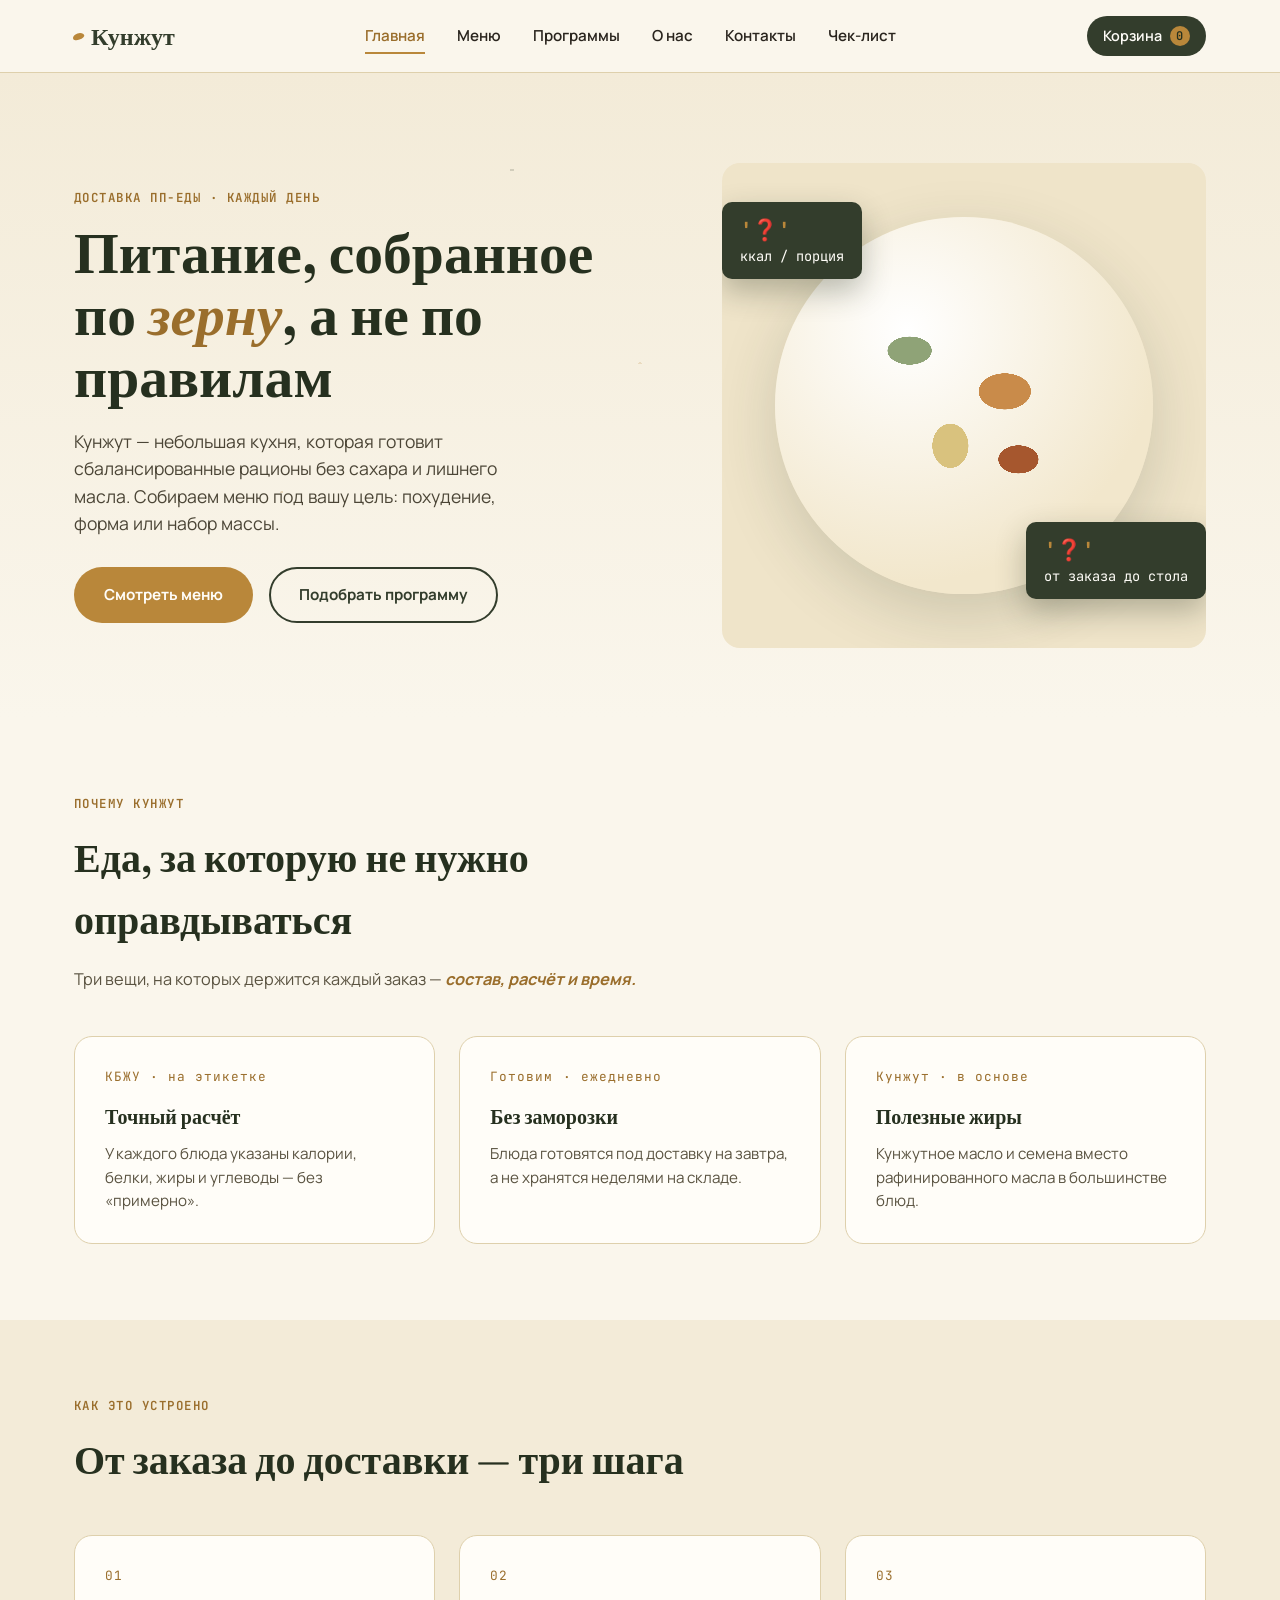
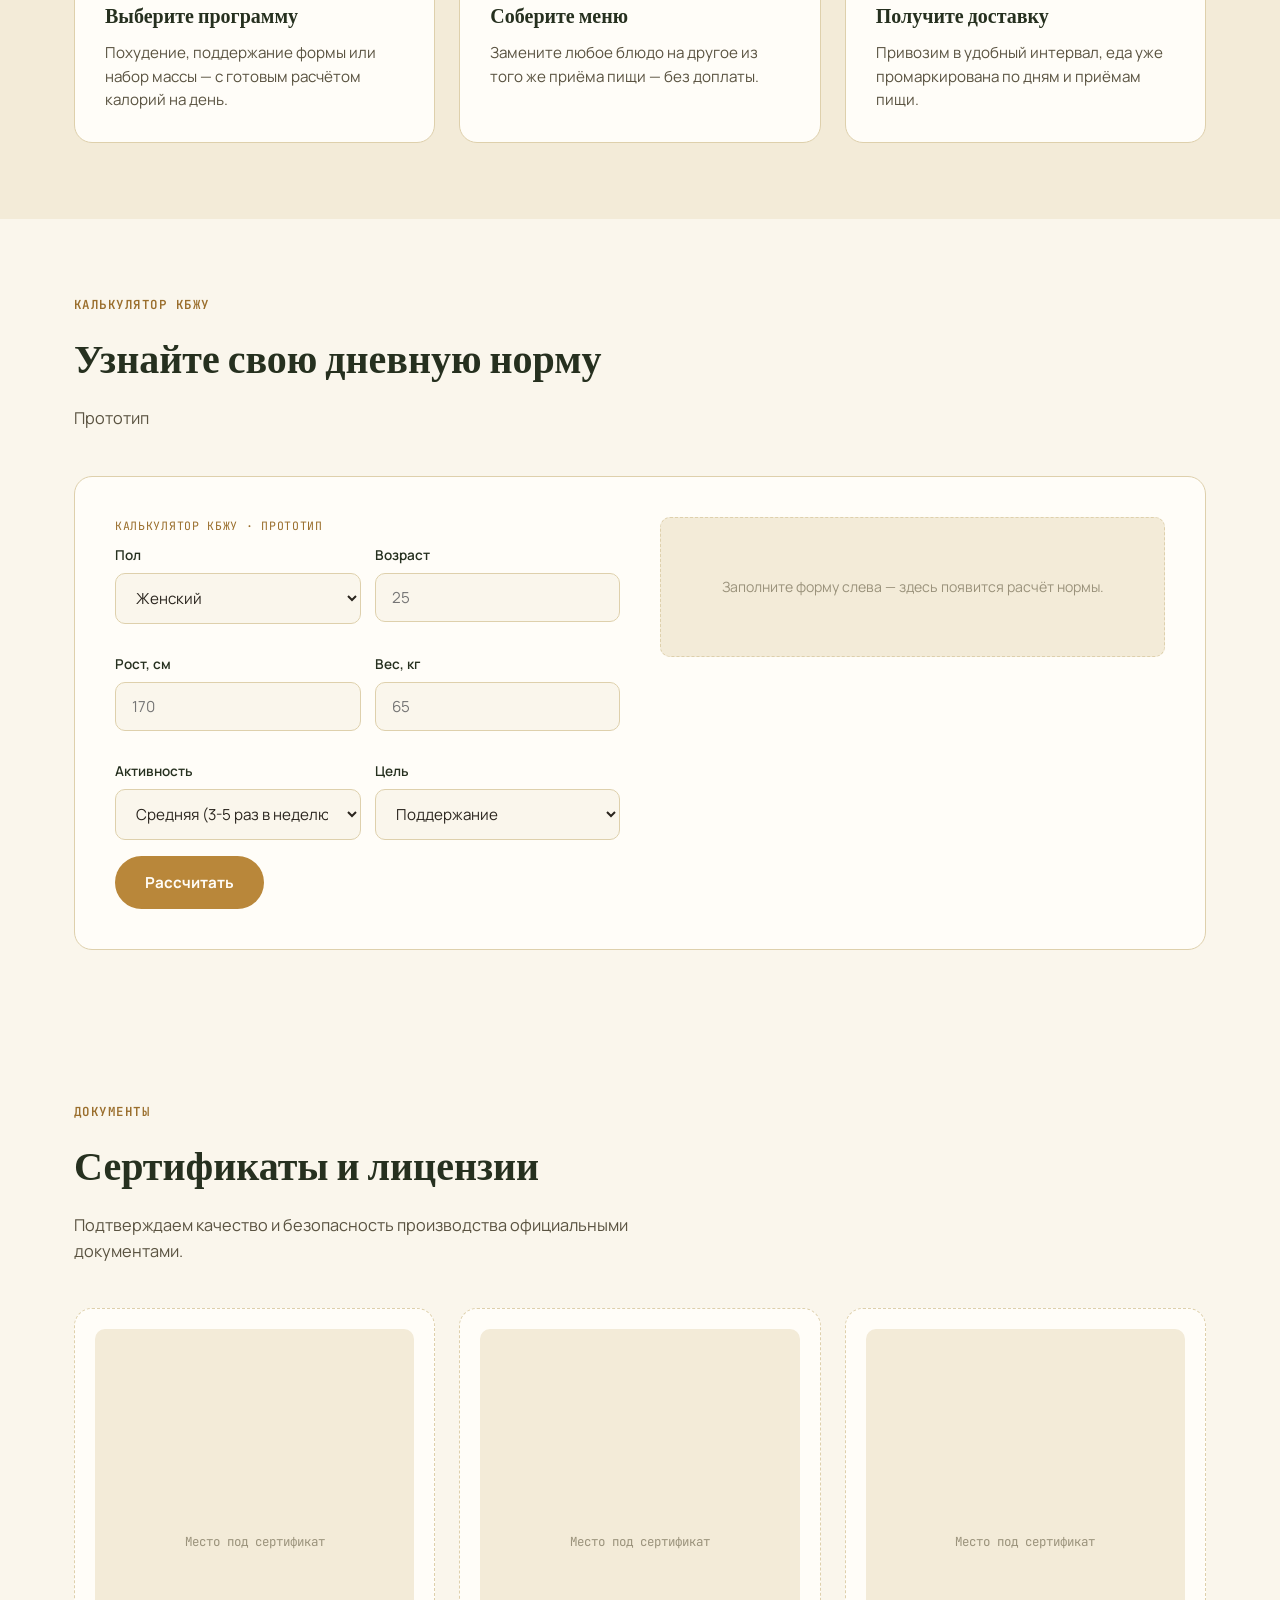
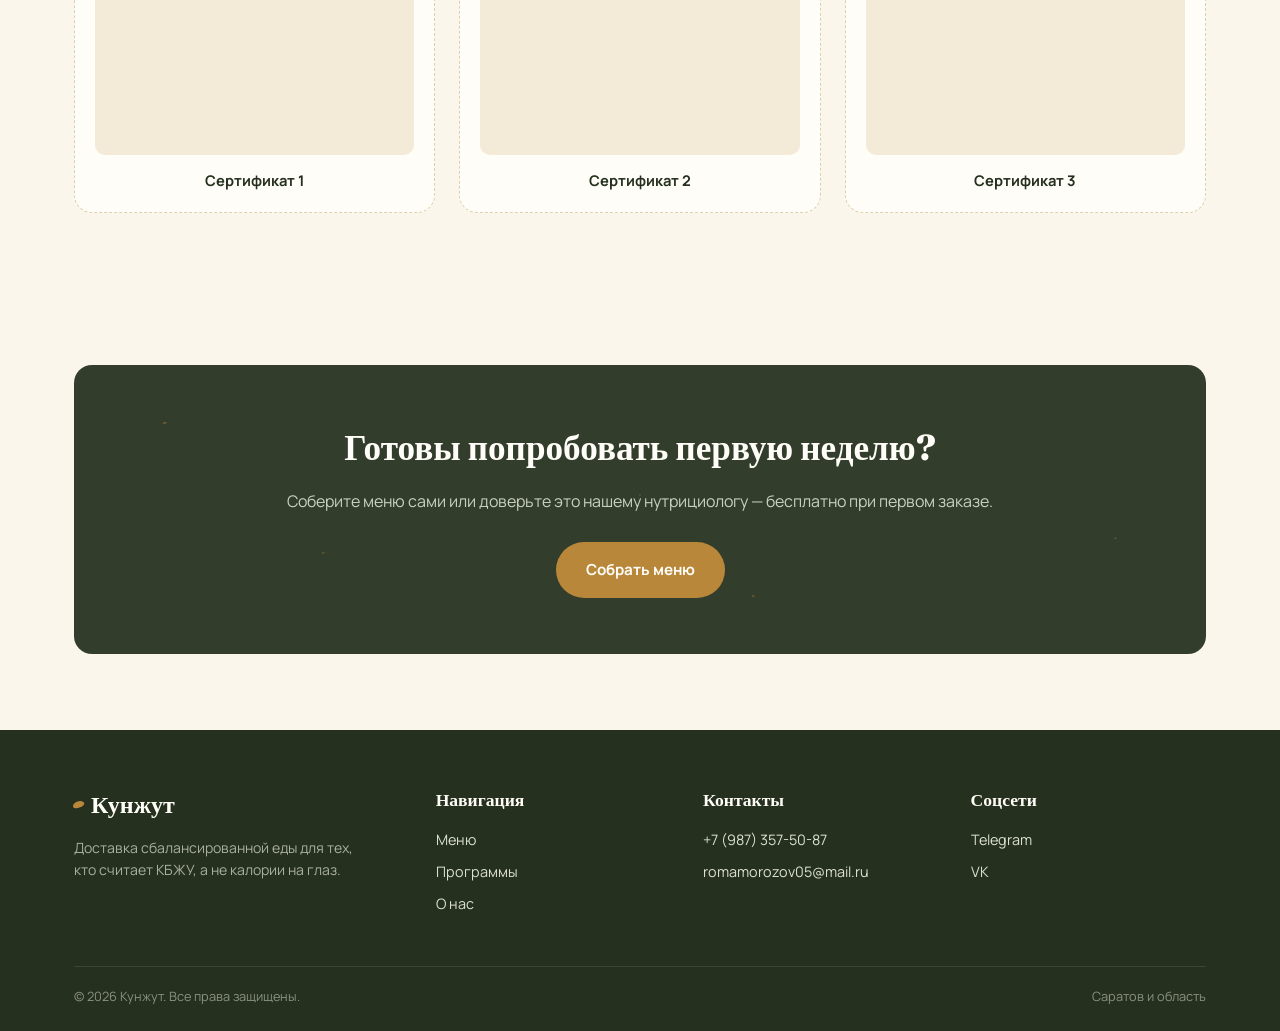
<file: index.html>
<!DOCTYPE html>
<html lang="ru">
<head>
<meta charset="UTF-8">
<title>Кунжут — доставка пп-еды</title>
<link rel="stylesheet" href="style.css">
</head>
<body>

<header class="site-header">
  <div class="header-inner">
    <a href="index.html" class="logo"><span class="seed"></span> Кунжут</a>
    <nav class="main-nav">
      <a href="index.html" class="active">Главная</a>
      <a href="menu.html">Меню</a>
      <a href="programs.html">Программы</a>
      <a href="about.html">О нас</a>
      <a href="contacts.html">Контакты</a>
      <a href="checklist.html">Чек-лист</a>
    </nav>
    <div class="header-actions">
      <a href="menu.html" class="cart-pill">Корзина <span class="count cart-count">0</span></a>
      <button class="burger" aria-label="Меню"></button>
    </div>
  </div>
</header>

<section class="hero">
  <div class="seed-scatter"></div>
  <div class="container hero-inner">
    <div>
      <span class="eyebrow">Доставка пп-еды · Каждый день</span>
      <h1>Питание, собранное<br>по <em>зерну</em>, а не по правилам</h1>
      <p class="lead">Кунжут — небольшая кухня, которая готовит сбалансированные рационы без сахара и лишнего масла. Собираем меню под вашу цель: похудение, форма или набор массы.</p>
      <div class="hero-cta">
        <a href="menu.html" class="btn btn-primary">Смотреть меню</a>
        <a href="programs.html" class="btn btn-outline">Подобрать программу</a>
      </div>
    </div>
    <div class="hero-visual">
      <div class="plate"></div>
      <div class="stat-badge top"><b>'❓'</b>ккал / порция</div>
      <div class="stat-badge bottom"><b>'❓'</b>от заказа до стола</div>
    </div>
  </div>
</section>

<section>
  <div class="container">
    <div class="section-head">
      <span class="eyebrow">Почему Кунжут</span>
      <h2>Еда, за которую не нужно оправдываться</h2>
      <p>Три вещи, на которых держится каждый заказ — <em><b>состав, расчёт и время.</b></em></p>
    </div>
    <div class="grid-3">
      <div class="card">
        <span class="icon-num">КБЖУ · на этикетке</span>
        <h3>Точный расчёт</h3>
        <p>У каждого блюда указаны калории, белки, жиры и углеводы — без «примерно».</p>
      </div>
      <div class="card">
        <span class="icon-num">Готовим · ежедневно</span>
        <h3>Без заморозки</h3>
        <p>Блюда готовятся под доставку на завтра, а не хранятся неделями на складе.</p>
      </div>
      <div class="card">
        <span class="icon-num">Кунжут · в основе</span>
        <h3>Полезные жиры</h3>
        <p>Кунжутное масло и семена вместо рафинированного масла в большинстве блюд.</p>
      </div>
    </div>
  </div>
</section>

<section class="section-alt">
  <div class="container">
    <div class="section-head">
      <span class="eyebrow">Как это устроено</span>
      <h2>От заказа до доставки — три шага</h2>
    </div>
    <div class="grid-3">
      <div class="card">
        <span class="icon-num">01</span>
        <h3>Выберите программу</h3>
        <p>Похудение, поддержание формы или набор массы — с готовым расчётом калорий на день.</p>
      </div>
      <div class="card">
        <span class="icon-num">02</span>
        <h3>Соберите меню</h3>
        <p>Замените любое блюдо на другое из того же приёма пищи — без доплаты.</p>
      </div>
      <div class="card">
        <span class="icon-num">03</span>
        <h3>Получите доставку</h3>
        <p>Привозим в удобный интервал, еда уже промаркирована по дням и приёмам пищи.</p>
      </div>
    </div>
  </div>
</section>

<section>
  <div class="container">
    <div class="section-head">
      <span class="eyebrow">Калькулятор КБЖУ</span>
      <h2>Узнайте свою дневную норму</h2>
      <p>Прототип</p>
    </div>
    <div class="calc-box">
      <form class="calc-form">
        <span class="calc-note">Калькулятор КБЖУ · прототип</span>
        <div class="form-grid">
          <div class="form-row">
            <label for="gender">Пол</label>
            <select id="gender" name="gender">
              <option value="female">Женский</option>
              <option value="male">Мужской</option>
            </select>
          </div>
          <div class="form-row">
            <label for="age">Возраст</label>
            <input type="number" id="age" name="age" placeholder="25" min="10" max="100">
          </div>
          <div class="form-row">
            <label for="height">Рост, см</label>
            <input type="number" id="height" name="height" placeholder="170" min="100" max="230">
          </div>
          <div class="form-row">
            <label for="weight">Вес, кг</label>
            <input type="number" id="weight" name="weight" placeholder="65" min="30" max="250">
          </div>
          <div class="form-row">
            <label for="activity">Активность</label>
            <select id="activity" name="activity">
              <option value="1.2">Минимальная</option>
              <option value="1.375">Лёгкая (1-3 раза в неделю)</option>
              <option value="1.55" selected>Средняя (3-5 раз в неделю)</option>
              <option value="1.725">Высокая (6-7 раз в неделю)</option>
              <option value="1.9">Очень высокая</option>
            </select>
          </div>
          <div class="form-row">
            <label for="goal">Цель</label>
            <select id="goal" name="goal">
              <option value="lose">Похудение</option>
              <option value="maintain" selected>Поддержание</option>
              <option value="gain">Набор массы</option>
            </select>
          </div>
        </div>
        <button type="submit" class="btn btn-primary">Рассчитать</button>
      </form>
      <div class="calc-result">
        <p class="calc-placeholder">Заполните форму слева — здесь появится расчёт нормы.</p>
      </div>
    </div>
  </div>
</section>

<section>
  <div class="container">
    <div class="section-head">
      <span class="eyebrow">Документы</span>
      <h2>Сертификаты и лицензии</h2>
      <p>Подтверждаем качество и безопасность производства официальными документами.</p>
    </div>
    <div class="cert-grid">
      <!-- Место под сертификат №1. Чтобы вставить картинку — добавь внутрь .cert-photo
           тег <img src="images/cert1.jpg" alt="Название сертификата"> вместо .placeholder-text -->
      <div class="cert-card">
        <div class="cert-photo"><span class="placeholder-text">Место под сертификат</span></div>
        <p class="cert-name">Сертификат 1</p>
      </div>
      <!-- Место под сертификат №2 -->
      <div class="cert-card">
        <div class="cert-photo"><span class="placeholder-text">Место под сертификат</span></div>
        <p class="cert-name">Сертификат 2</p>
      </div>
      <!-- Место под сертификат №3 -->
      <div class="cert-card">
        <div class="cert-photo"><span class="placeholder-text">Место под сертификат</span></div>
        <p class="cert-name">Сертификат 3</p>
      </div>
    </div>
  </div>
</section>

<section>
  <div class="container">
    <div class="cta-band">
      <div class="seed-scatter"></div>
      <h2>Готовы попробовать первую неделю?</h2>
      <p>Соберите меню сами или доверьте это нашему нутрициологу — бесплатно при первом заказе.</p>
      <a href="menu.html" class="btn btn-primary">Собрать меню</a>
    </div>
  </div>
</section>

<footer class="site-footer">
  <div class="container">
    <div class="footer-grid">
      <div>
        <a href="index.html" class="logo"><span class="seed"></span> Кунжут</a>
        <p>Доставка сбалансированной еды для тех, кто считает КБЖУ, а не калории на глаз.</p>
      </div>
      <div>
        <h4>Навигация</h4>
        <ul>
          <li><a href="menu.html">Меню</a></li>
          <li><a href="programs.html">Программы</a></li>
          <li><a href="about.html">О нас</a></li>
        </ul>
      </div>
      <div>
        <h4>Контакты</h4>
        <ul>
          <li><a href="tel:+79873575087">+7 (987) 357-50-87</a></li>
          <li><a href="mailto:romamorozov05@mail.ru">romamorozov05@mail.ru</a></li>
        </ul>
      </div>
      <div>
        <h4>Соцсети</h4>
        <ul>
          <li><a href="#">Telegram</a></li>
          <li><a href="#">VK</a></li>
        </ul>
      </div>
    </div>
    <div class="footer-bottom">
      <span>© 2026 Кунжут. Все права защищены.</span>
      <span>Саратов и область</span>
    </div>
  </div>
</footer>

<script src="script.js"></script>
</body>
</html>
</file>
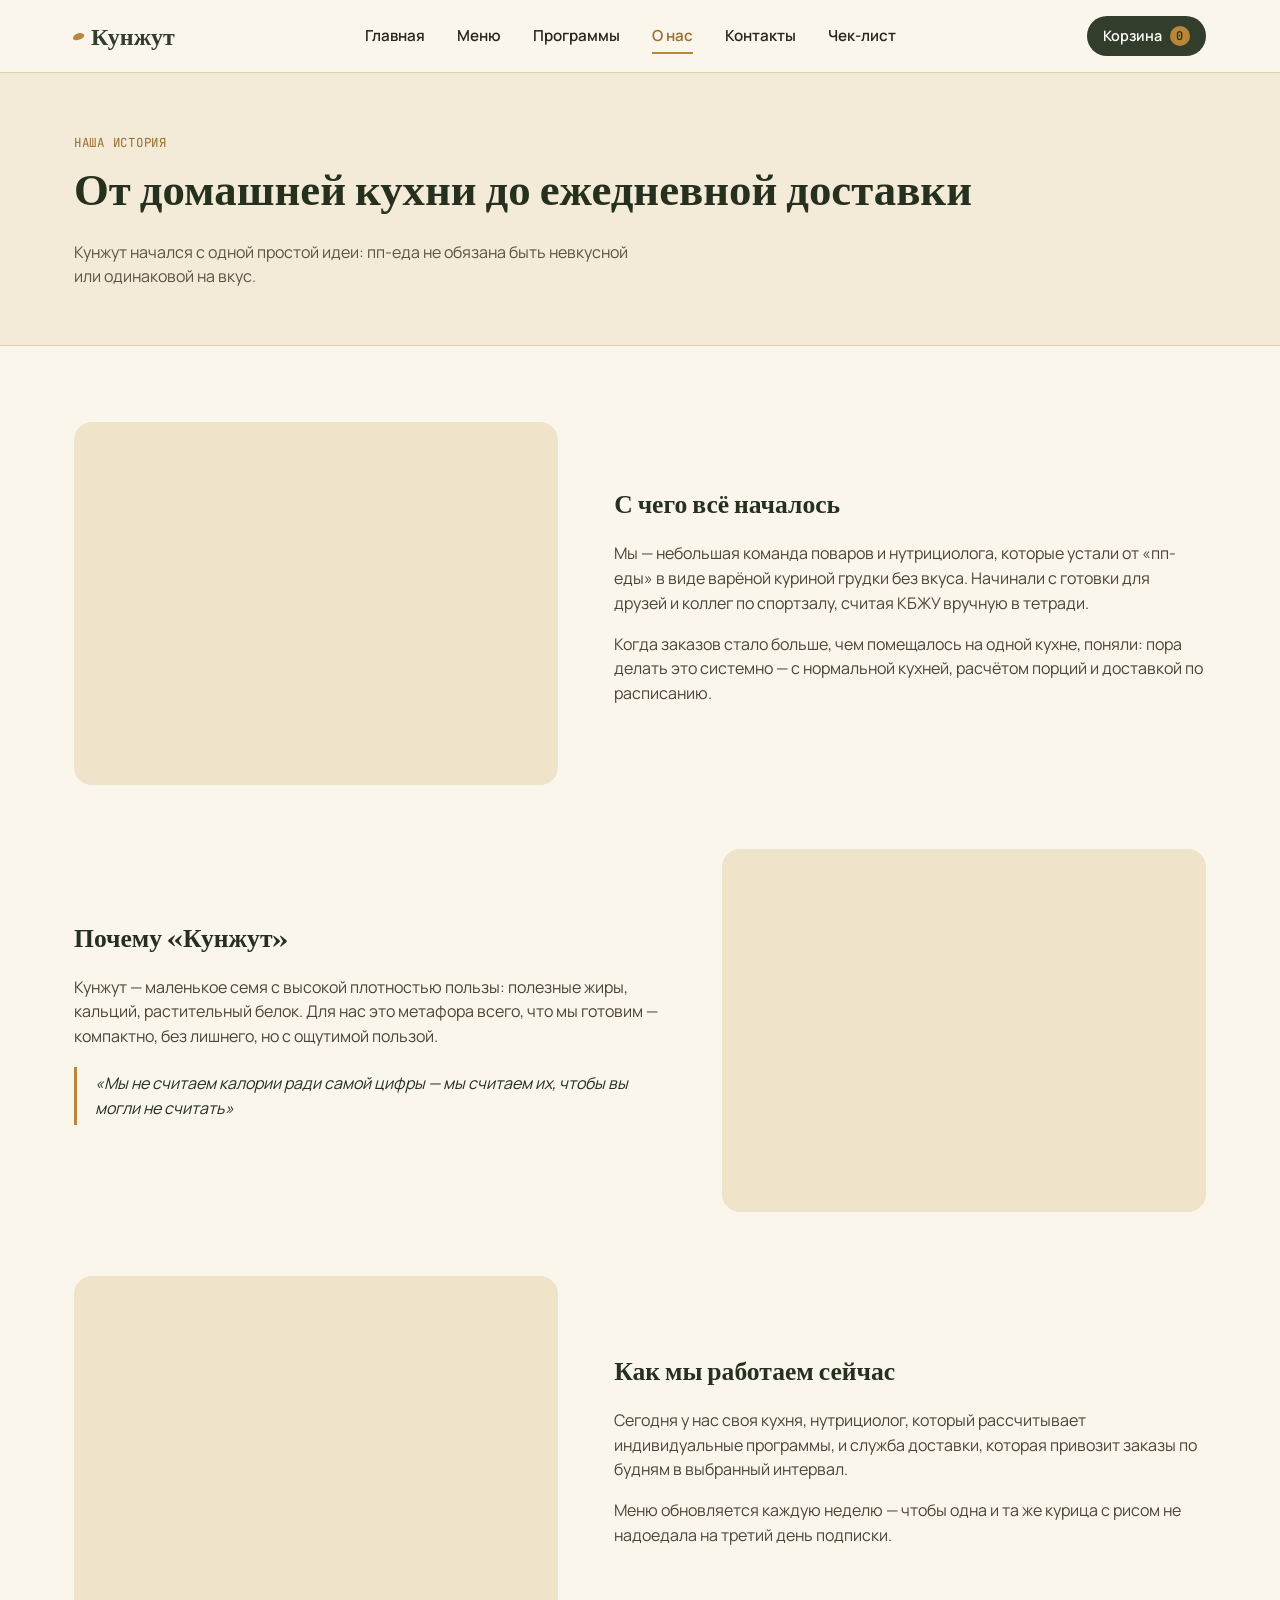
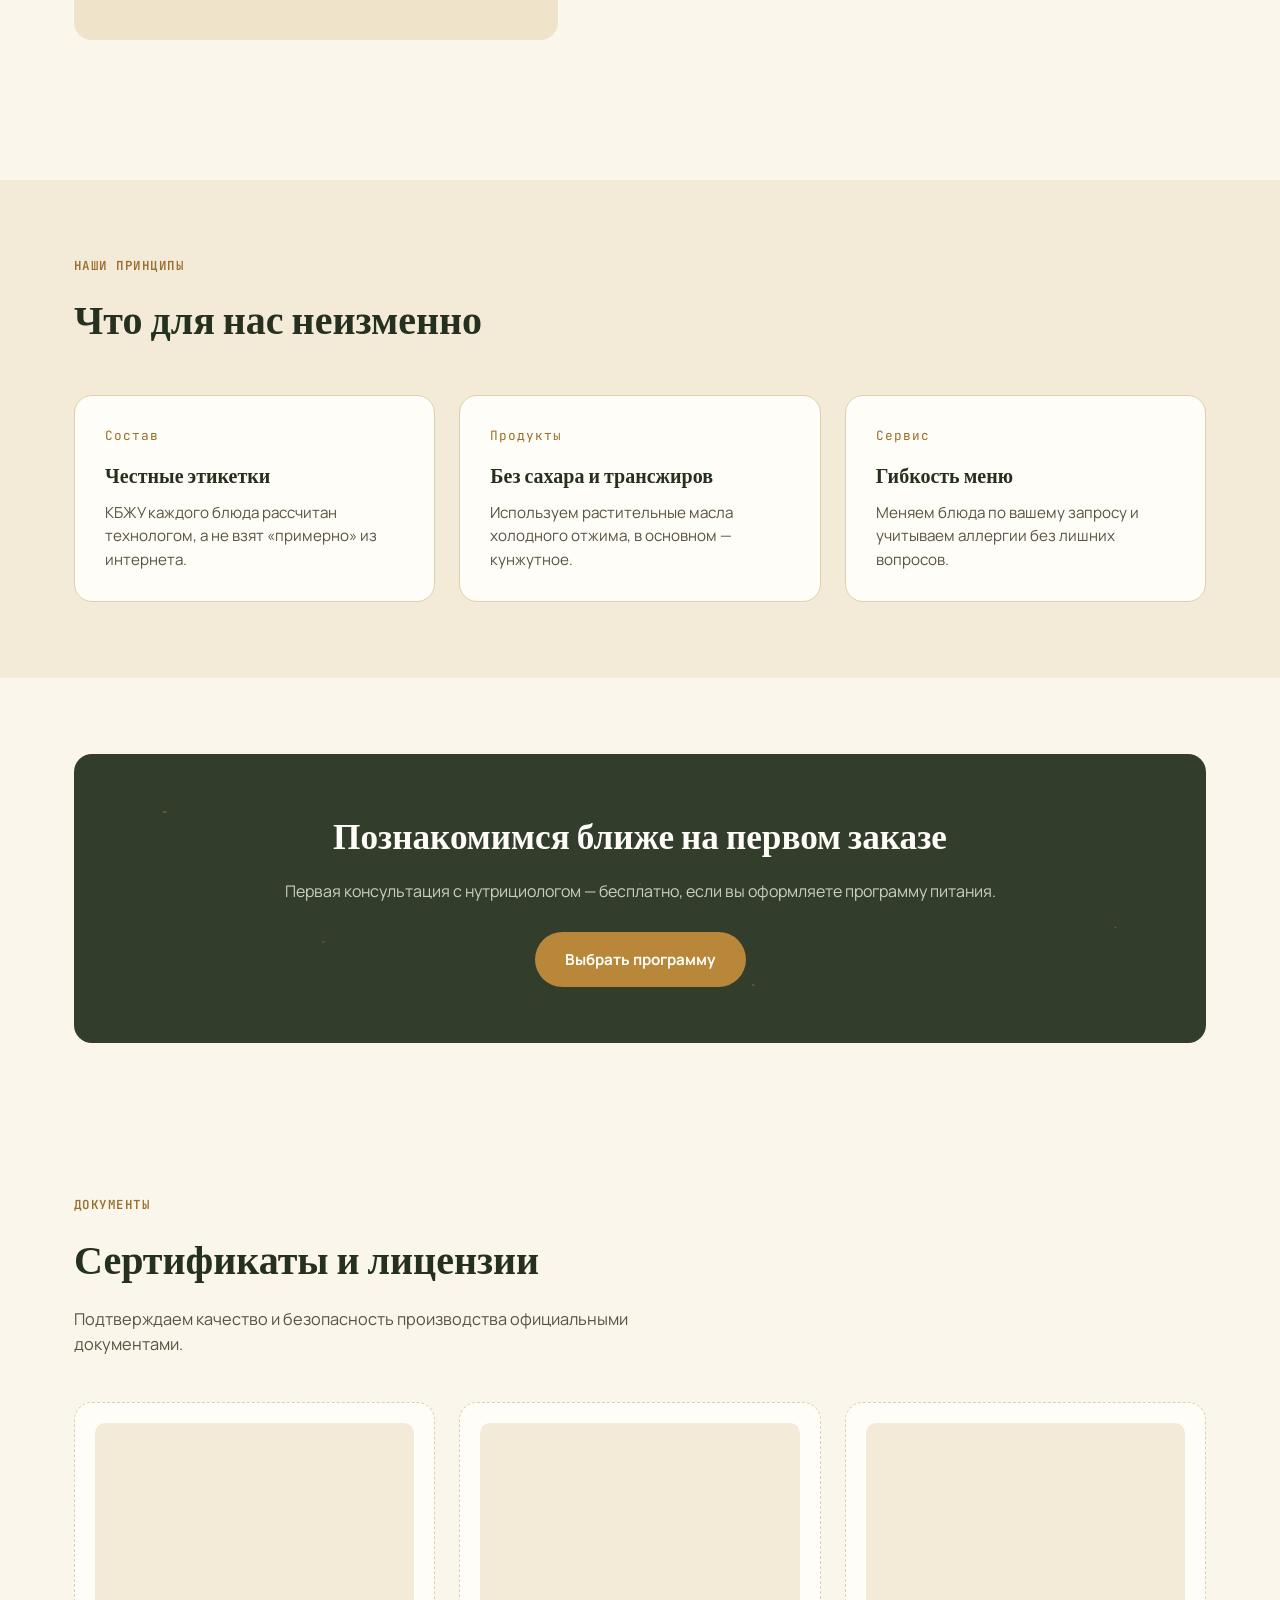
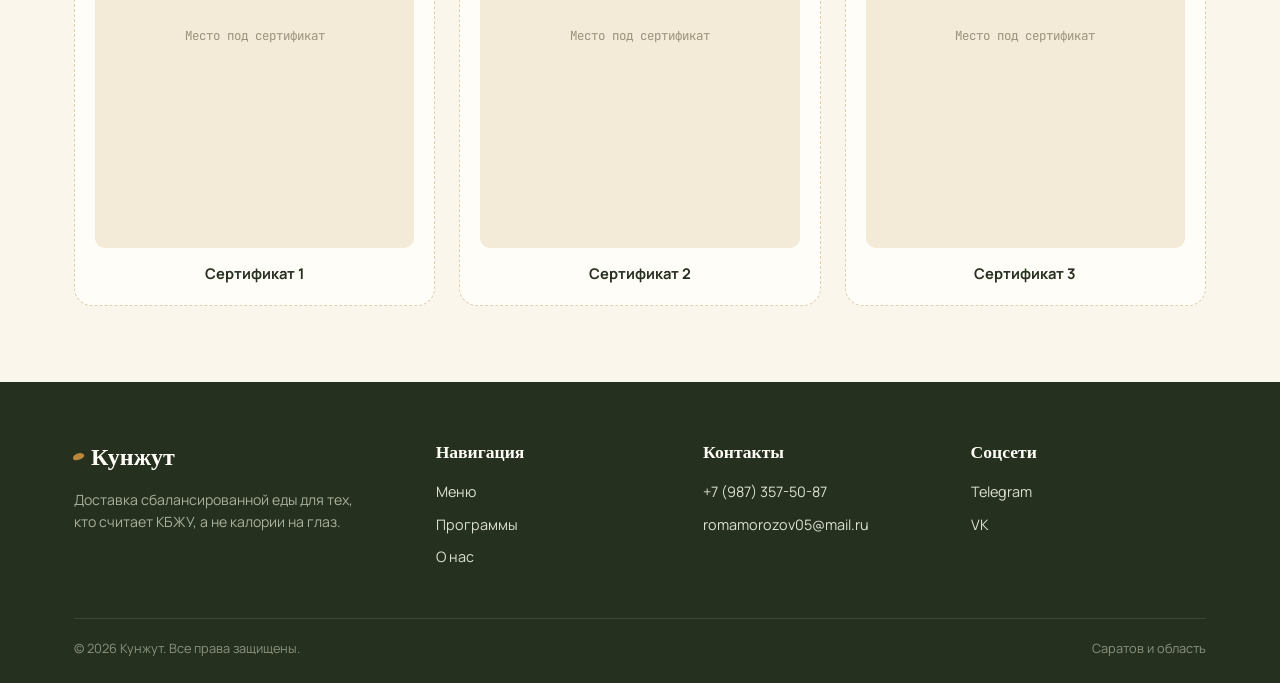
<file: about.html>
<!DOCTYPE html>
<html lang="ru">
<head>
<meta charset="UTF-8">
<title>О нас — Кунжут</title>
<link rel="stylesheet" href="style.css">
</head>
<body>

<header class="site-header">
  <div class="header-inner">
    <a href="index.html" class="logo"><span class="seed"></span> Кунжут</a>
    <nav class="main-nav">
      <a href="index.html">Главная</a>
      <a href="menu.html">Меню</a>
      <a href="programs.html">Программы</a>
      <a href="about.html" class="active">О нас</a>
      <a href="contacts.html">Контакты</a>
      <a href="checklist.html">Чек-лист</a>
    </nav>
    <div class="header-actions">
      <a href="menu.html" class="cart-pill">Корзина <span class="count cart-count">0</span></a>
      <button class="burger" aria-label="Меню"></button>
    </div>
  </div>
</header>

<div class="page-hero">
  <div class="container">
    <span class="breadcrumb">Наша история</span>
    <h1>От домашней кухни до ежедневной доставки</h1>
    <p>Кунжут начался с одной простой идеи: пп-еда не обязана быть невкусной или одинаковой на вкус.</p>
  </div>
</div>

<section>
  <div class="container">

    <div class="story-row">
      <div class="story-img"></div>
      <div>
        <h3>С чего всё началось</h3>
        <p>Мы — небольшая команда поваров и нутрициолога, которые устали от «пп-еды» в виде варёной куриной грудки без вкуса. Начинали с готовки для друзей и коллег по спортзалу, считая КБЖУ вручную в тетради.</p>
        <p>Когда заказов стало больше, чем помещалось на одной кухне, поняли: пора делать это системно — с нормальной кухней, расчётом порций и доставкой по расписанию.</p>
      </div>
    </div>

    <div class="story-row reverse">
      <div class="story-img"></div>
      <div>
        <h3>Почему «Кунжут»</h3>
        <p>Кунжут — маленькое семя с высокой плотностью пользы: полезные жиры, кальций, растительный белок. Для нас это метафора всего, что мы готовим — компактно, без лишнего, но с ощутимой пользой.</p>
        <blockquote>«Мы не считаем калории ради самой цифры — мы считаем их, чтобы вы могли не считать»</blockquote>
      </div>
    </div>

    <div class="story-row">
      <div class="story-img"></div>
      <div>
        <h3>Как мы работаем сейчас</h3>
        <p>Сегодня у нас своя кухня, нутрициолог, который рассчитывает индивидуальные программы, и служба доставки, которая привозит заказы по будням в выбранный интервал.</p>
        <p>Меню обновляется каждую неделю — чтобы одна и та же курица с рисом не надоедала на третий день подписки.</p>
      </div>
    </div>

  </div>
</section>

<section class="section-alt">
  <div class="container">
    <div class="section-head">
      <span class="eyebrow">Наши принципы</span>
      <h2>Что для нас неизменно</h2>
    </div>
    <div class="grid-3">
      <div class="card">
        <span class="icon-num">Состав</span>
        <h3>Честные этикетки</h3>
        <p>КБЖУ каждого блюда рассчитан технологом, а не взят «примерно» из интернета.</p>
      </div>
      <div class="card">
        <span class="icon-num">Продукты</span>
        <h3>Без сахара и трансжиров</h3>
        <p>Используем растительные масла холодного отжима, в основном — кунжутное.</p>
      </div>
      <div class="card">
        <span class="icon-num">Сервис</span>
        <h3>Гибкость меню</h3>
        <p>Меняем блюда по вашему запросу и учитываем аллергии без лишних вопросов.</p>
      </div>
    </div>
  </div>
</section>

<section>
  <div class="container">
    <div class="cta-band">
      <div class="seed-scatter"></div>
      <h2>Познакомимся ближе на первом заказе</h2>
      <p>Первая консультация с нутрициологом — бесплатно, если вы оформляете программу питания.</p>
      <a href="programs.html" class="btn btn-primary">Выбрать программу</a>
    </div>
  </div>
</section>

<section>
  <div class="container">
    <div class="section-head">
      <span class="eyebrow">Документы</span>
      <h2>Сертификаты и лицензии</h2>
      <p>Подтверждаем качество и безопасность производства официальными документами.</p>
    </div>
    <div class="cert-grid">
      <!-- Место под сертификат №1. Чтобы вставить картинку — добавь внутрь .cert-photo
           тег <img src="images/cert1.jpg" alt="Название сертификата"> вместо .placeholder-text -->
      <div class="cert-card">
        <div class="cert-photo"><span class="placeholder-text">Место под сертификат</span></div>
        <p class="cert-name">Сертификат 1</p>
      </div>
      <!-- Место под сертификат №2 -->
      <div class="cert-card">
        <div class="cert-photo"><span class="placeholder-text">Место под сертификат</span></div>
        <p class="cert-name">Сертификат 2</p>
      </div>
      <!-- Место под сертификат №3 -->
      <div class="cert-card">
        <div class="cert-photo"><span class="placeholder-text">Место под сертификат</span></div>
        <p class="cert-name">Сертификат 3</p>
      </div>
    </div>
  </div>
</section>

<footer class="site-footer">
  <div class="container">
    <div class="footer-grid">
      <div>
        <a href="index.html" class="logo"><span class="seed"></span> Кунжут</a>
        <p>Доставка сбалансированной еды для тех, кто считает КБЖУ, а не калории на глаз.</p>
      </div>
      <div>
        <h4>Навигация</h4>
        <ul>
          <li><a href="menu.html">Меню</a></li>
          <li><a href="programs.html">Программы</a></li>
          <li><a href="about.html">О нас</a></li>
        </ul>
      </div>
      <div>
        <h4>Контакты</h4>
        <ul>
          <li><a href="tel:+79873575087">+7 (987) 357-50-87</a></li>
          <li><a href="mailto:romamorozov05@mail.ru">romamorozov05@mail.ru</a></li>
        </ul>
      </div>
      <div>
        <h4>Соцсети</h4>
        <ul>
          <li><a href="#">Telegram</a></li>
          <li><a href="#">VK</a></li>
        </ul>
      </div>
    </div>
    <div class="footer-bottom">
      <span>© 2026 Кунжут. Все права защищены.</span>
      <span>Саратов и область</span>
    </div>
  </div>
</footer>

<script src="script.js"></script>
</body>
</html>
</file>
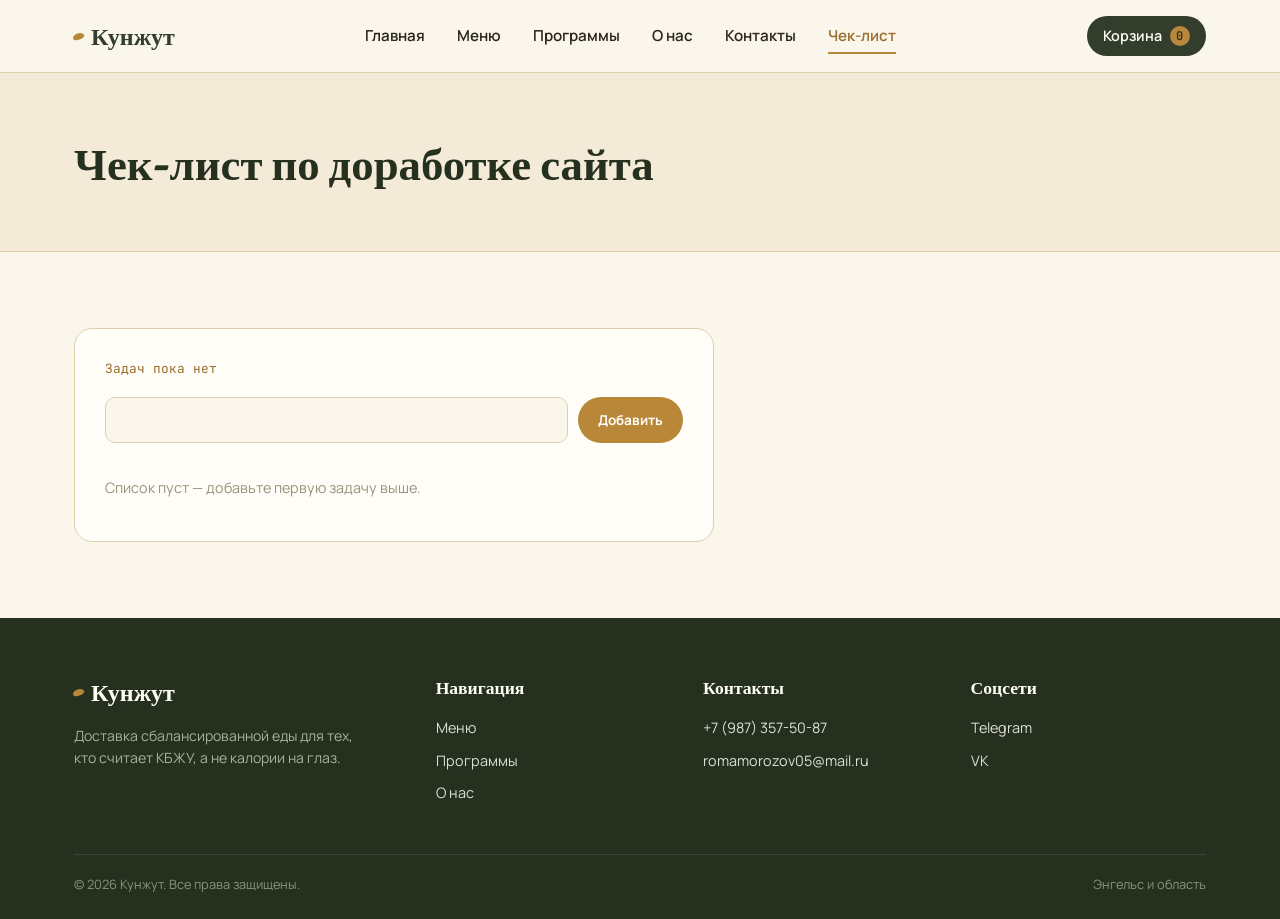
<file: checklist.html>
<!DOCTYPE html>
<html lang="ru">
<head>
<meta charset="UTF-8">
<meta name="viewport" content="width=device-width, initial-scale=1.0">
<title>Чек-лист — Кунжут</title>
<link rel="stylesheet" href="style.css">
</head>
<body>

<header class="site-header">
  <div class="header-inner">
    <a href="index.html" class="logo"><span class="seed"></span> Кунжут</a>
    <nav class="main-nav">
      <a href="index.html">Главная</a>
      <a href="menu.html">Меню</a>
      <a href="programs.html">Программы</a>
      <a href="about.html">О нас</a>
      <a href="contacts.html">Контакты</a>
      <a href="checklist.html" class="active">Чек-лист</a>
    </nav>
    <div class="header-actions">
      <a href="menu.html" class="cart-pill">Корзина <span class="count cart-count">0</span></a>
      <button class="burger" aria-label="Меню"></button>
    </div>
  </div>
</header>

<div class="page-hero">
  <div class="container">
    <h1>Чек-лист по доработке сайта</h1>
  </div>
</div>

<section>
  <div class="container">
    <div class="checklist-box">
      <div class="checklist-progress"></div>
      <form class="checklist-add">
        <input type="text" placeholder required>
        <button type="submit" class="btn btn-primary btn-sm">Добавить</button>
      </form>
      <ul class="checklist-items"></ul>
    </div>
  </div>
</section>

<footer class="site-footer">
  <div class="container">
    <div class="footer-grid">
      <div>
        <a href="index.html" class="logo"><span class="seed"></span> Кунжут</a>
        <p>Доставка сбалансированной еды для тех, кто считает КБЖУ, а не калории на глаз.</p>
      </div>
      <div>
        <h4>Навигация</h4>
        <ul>
          <li><a href="menu.html">Меню</a></li>
          <li><a href="programs.html">Программы</a></li>
          <li><a href="about.html">О нас</a></li>
        </ul>
      </div>
      <div>
        <h4>Контакты</h4>
        <ul>
          <li><a href="tel:+79873575087">+7 (987) 357-50-87</a></li>
          <li><a href="mailto:romamorozov05@mail.ru">romamorozov05@mail.ru</a></li>
        </ul>
      </div>
      <div>
        <h4>Соцсети</h4>
        <ul>
          <li><a href="#">Telegram</a></li>
          <li><a href="#">VK</a></li>
        </ul>
      </div>
    </div>
    <div class="footer-bottom">
      <span>© 2026 Кунжут. Все права защищены.</span>
      <span>Энгельс и область</span>
    </div>
  </div>
</footer>

<script src="script.js"></script>
</body>
</html>
</file>
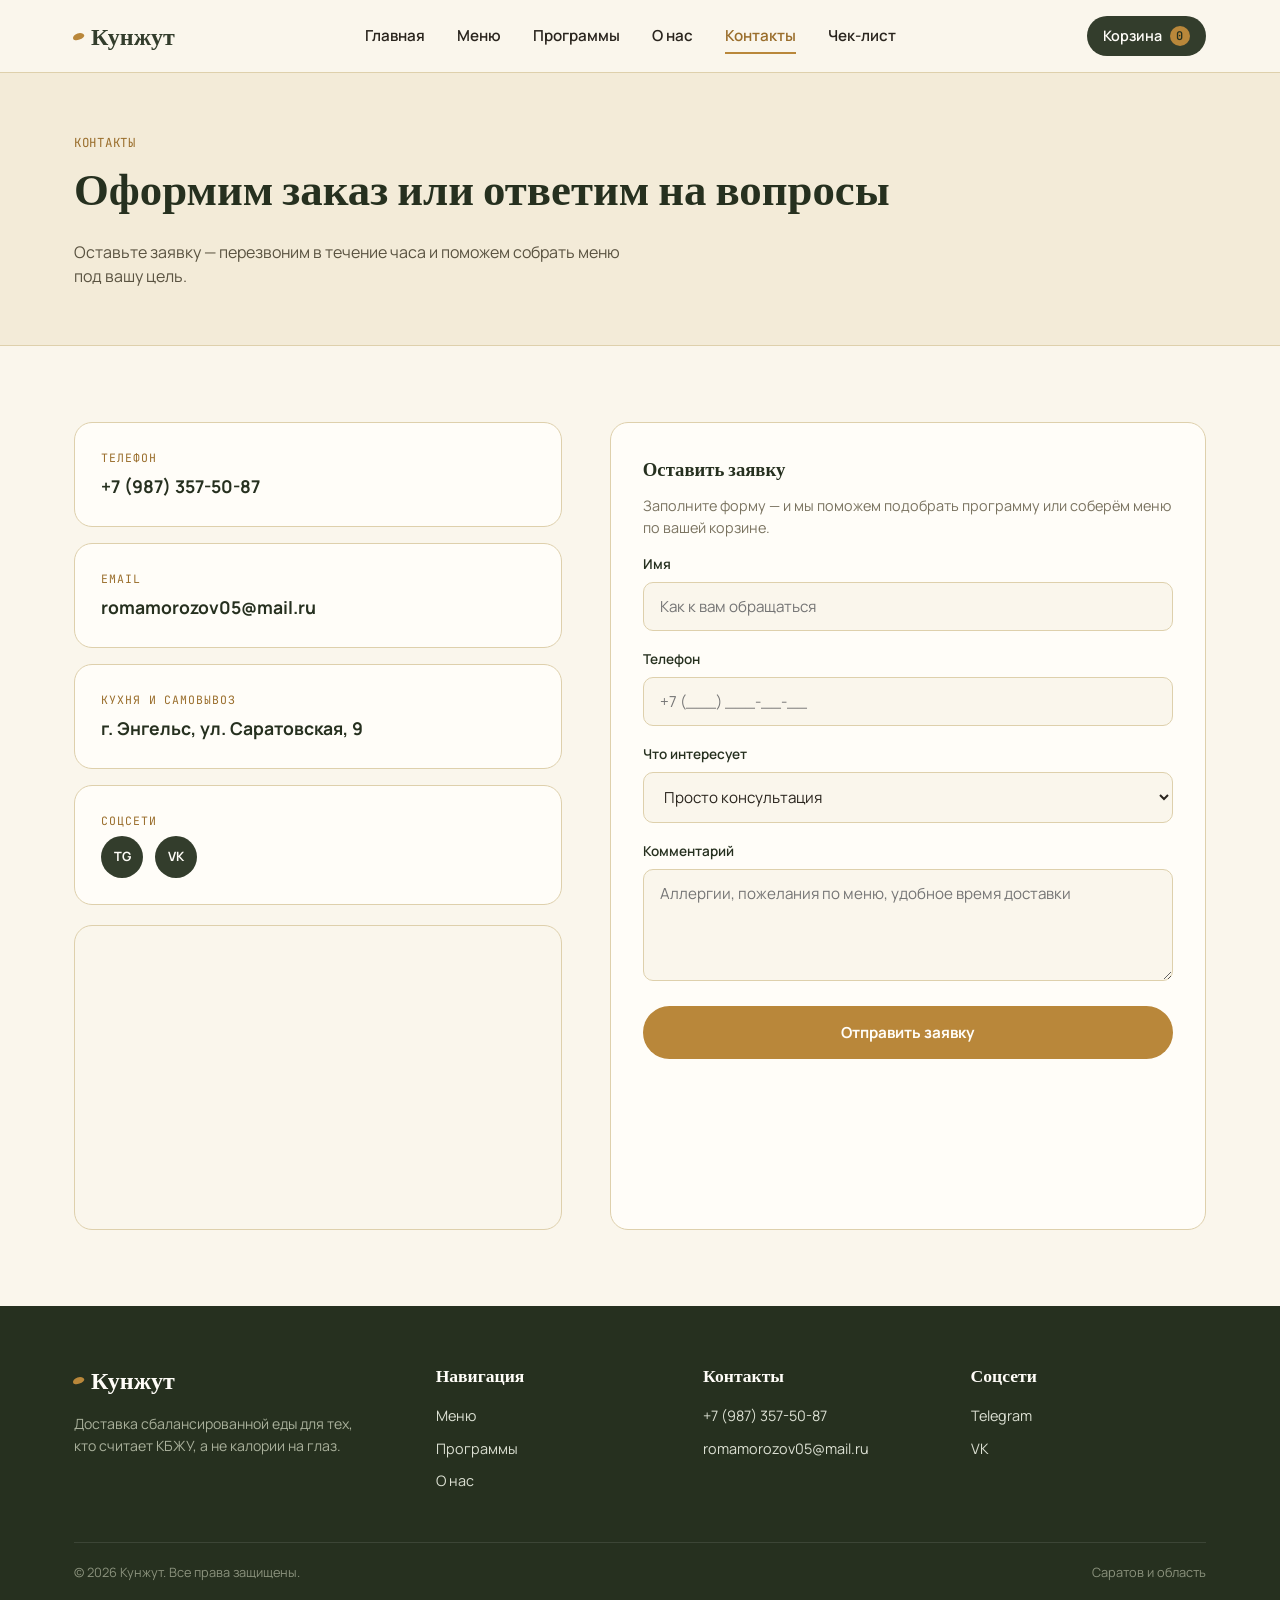
<file: contacts.html>
<!DOCTYPE html>
<html lang="ru">
<head>
<meta charset="UTF-8">
<title>Контакты — Кунжут</title>
<link rel="stylesheet" href="style.css">
</head>
<body>

<header class="site-header">
  <div class="header-inner">
    <a href="index.html" class="logo"><span class="seed"></span> Кунжут</a>
    <nav class="main-nav">
      <a href="index.html">Главная</a>
      <a href="menu.html">Меню</a>
      <a href="programs.html">Программы</a>
      <a href="about.html">О нас</a>
      <a href="contacts.html" class="active">Контакты</a>
      <a href="checklist.html">Чек-лист</a>
    </nav>
    <div class="header-actions">
      <a href="menu.html" class="cart-pill">Корзина <span class="count cart-count">0</span></a>
      <button class="burger" aria-label="Меню"></button>
    </div>
  </div>
</header>

<div class="page-hero">
  <div class="container">
    <span class="breadcrumb">Контакты</span>
    <h1>Оформим заказ или ответим на вопросы</h1>
    <p>Оставьте заявку — перезвоним в течение часа и поможем собрать меню под вашу цель.</p>
  </div>
</div>

<section>
  <div class="container contact-grid">

    <div>
      <div class="contact-card">
        <span class="label">Телефон</span>
        <div class="value"><a href="tel:+78001234567">+7 (987) 357-50-87</a></div>
      </div>
      <div class="contact-card">
        <span class="label">Email</span>
        <div class="value"><a href="mailto:romamorozov05@mail.ru">romamorozov05@mail.ru</a></div>
      </div>
      <div class="contact-card">
        <span class="label">Кухня и самовывоз</span>
        <div class="value">г. Энгельс, ул. Саратовская, 9</div>
      </div>
      <div class="contact-card">
        <span class="label">Соцсети</span>
        <div class="social-row">
          <a href="#" aria-label="Telegram">TG</a>
          <a href="#" aria-label="VK">VK</a>
        </div>
      </div>
      <div class="map-embed">
        <iframe
          src="https://yandex.ru/map-widget/v1/?text=Энгельс%2c%20Саратовская%2c%209&z=16"
          width="100%" height="100%" frameborder="0" allowfullscreen loading="lazy"
          title="Карта — г. Энгельс, ул. Саратовская, 9">
        </iframe>
      </div>
    </div>

    <div class="form-box">
      <h3 style="font-family:var(--font-display); color:var(--forest-2); margin-top:0;">Оставить заявку</h3>
      <p style="color:#7A7360; font-size:.9rem; margin-top:-8px;">Заполните форму — и мы поможем подобрать программу или соберём меню по вашей корзине.</p>
      <form class="contact-form">
        <div class="form-row">
          <label for="name">Имя</label>
          <input type="text" id="name" name="name" placeholder="Как к вам обращаться" required>
        </div>
        <div class="form-row">
          <label for="phone">Телефон</label>
          <input type="tel" id="phone" name="phone" placeholder="+7 (___) ___-__-__" required>
        </div>
        <div class="form-row">
          <label for="program">Что интересует</label>
          <select id="program" name="program">
            <option>Просто консультация</option>
            <option>Похудение</option>
            <option>Поддержание формы</option>
            <option>Набор массы</option>
            <option>Заказ из меню</option>
          </select>
        </div>
        <div class="form-row">
          <label for="comment">Комментарий</label>
          <textarea id="comment" name="comment" rows="4" placeholder="Аллергии, пожелания по меню, удобное время доставки"></textarea>
        </div>
        <button type="submit" class="btn btn-primary" style="width:100%">Отправить заявку</button>
      </form>
    </div>

  </div>
</section>

<footer class="site-footer">
  <div class="container">
    <div class="footer-grid">
      <div>
        <a href="index.html" class="logo"><span class="seed"></span> Кунжут</a>
        <p>Доставка сбалансированной еды для тех, кто считает КБЖУ, а не калории на глаз.</p>
      </div>
      <div>
        <h4>Навигация</h4>
        <ul>
          <li><a href="menu.html">Меню</a></li>
          <li><a href="programs.html">Программы</a></li>
          <li><a href="about.html">О нас</a></li>
        </ul>
      </div>
      <div>
        <h4>Контакты</h4>
        <ul>
          <li><a href="tel:+79873575087">+7 (987) 357-50-87</a></li>
          <li><a href="mailto:romamorozov05@mail.ru">romamorozov05@mail.ru</a></li>
        </ul>
      </div>
      <div>
        <h4>Соцсети</h4>
        <ul>
          <li><a href="#">Telegram</a></li>
          <li><a href="#">VK</a></li>
        </ul>
      </div>
    </div>
    <div class="footer-bottom">
      <span>© 2026 Кунжут. Все права защищены.</span>
      <span>Саратов и область</span>
    </div>
  </div>
</footer>

<script src="script.js"></script>
</body>
</html>
</file>
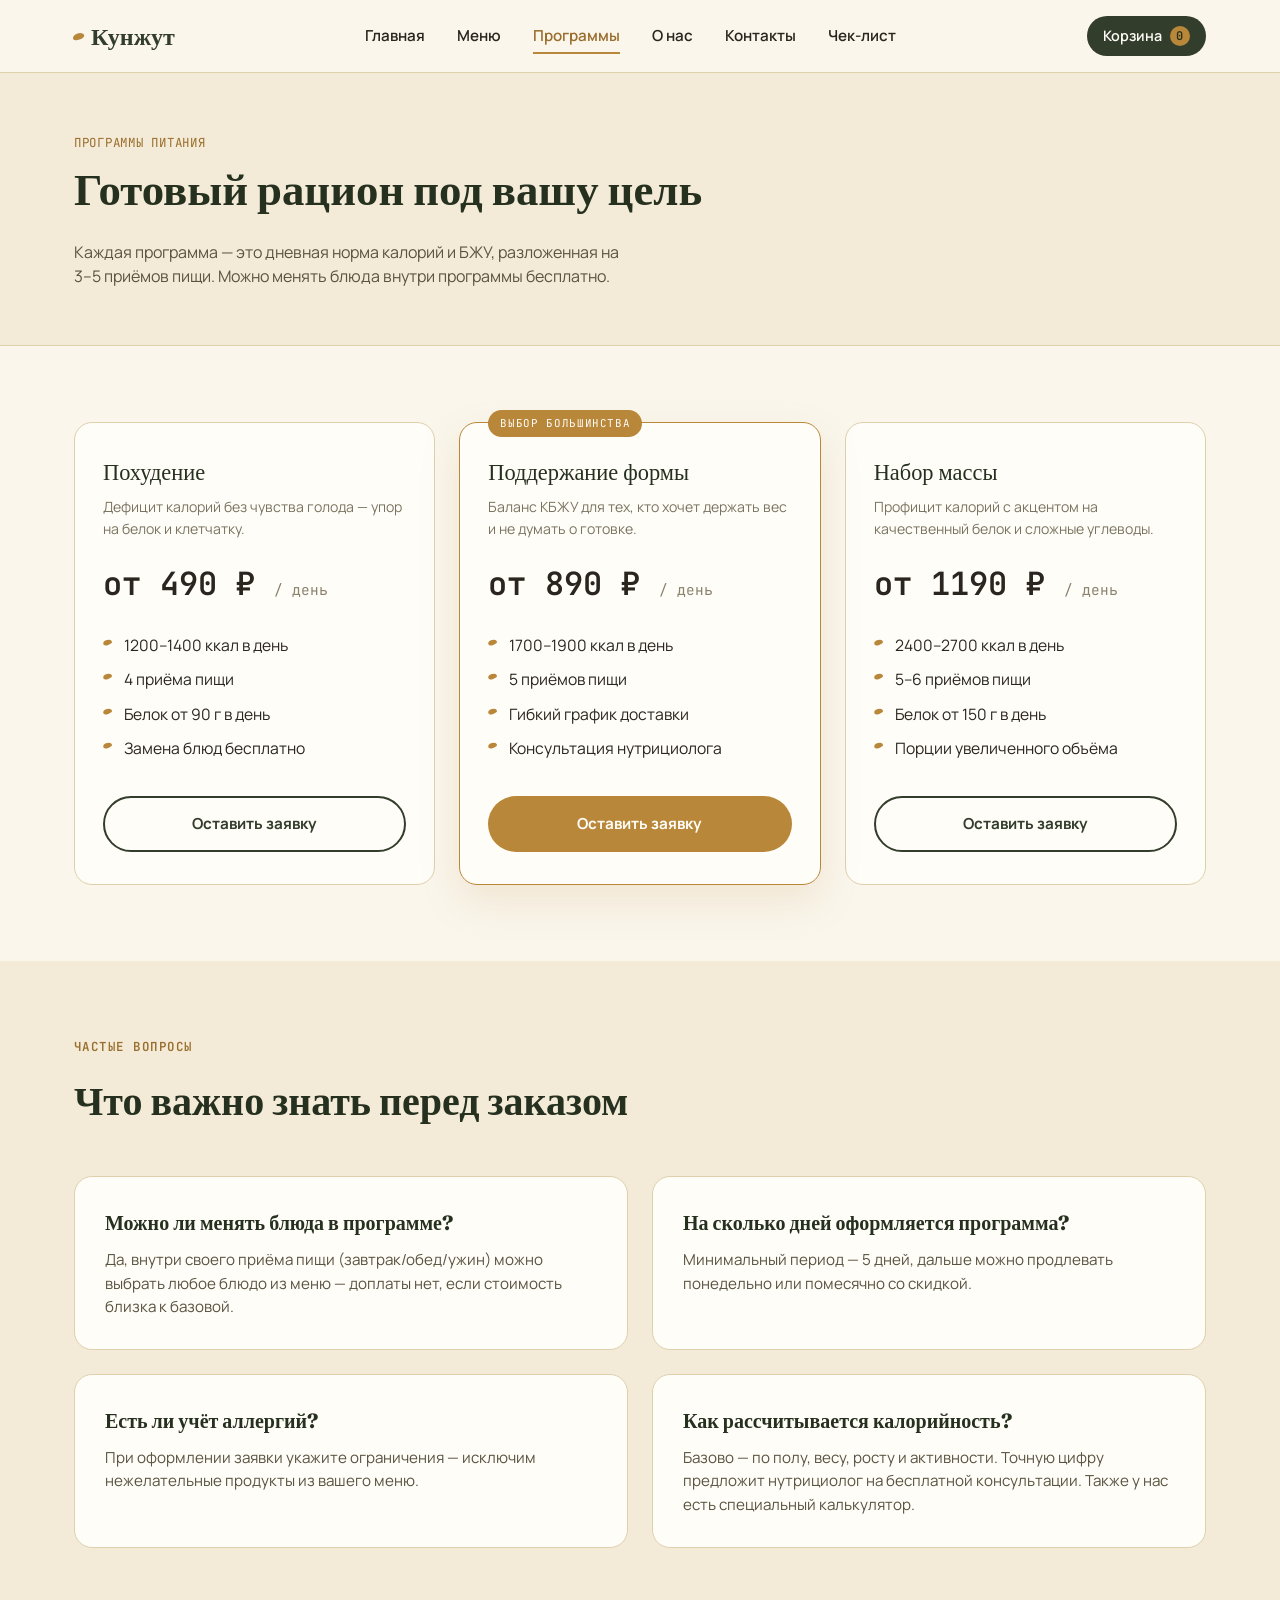
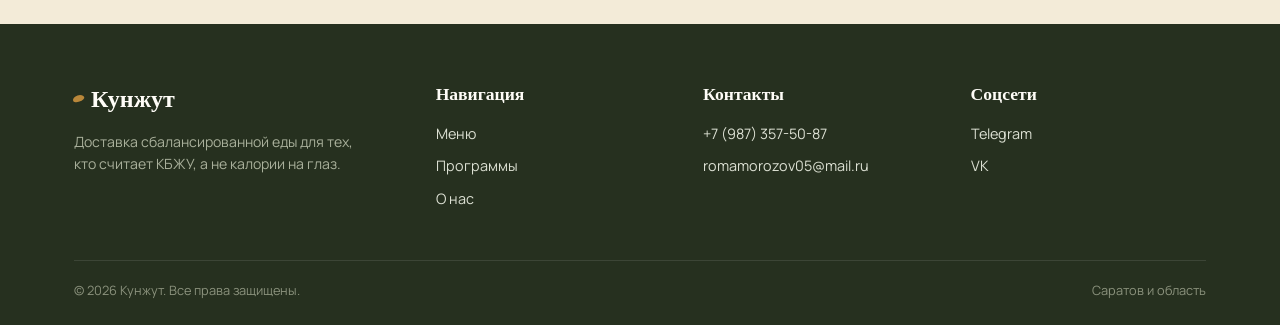
<file: programs.html>
<!DOCTYPE html>
<html lang="ru">
<head>
<meta charset="UTF-8">
<title>Программы питания — Кунжут</title>
<link rel="stylesheet" href="style.css">
</head>
<body>

<header class="site-header">
  <div class="header-inner">
    <a href="index.html" class="logo"><span class="seed"></span> Кунжут</a>
    <nav class="main-nav">
      <a href="index.html">Главная</a>
      <a href="menu.html">Меню</a>
      <a href="programs.html" class="active">Программы</a>
      <a href="about.html">О нас</a>
      <a href="contacts.html">Контакты</a>
      <a href="checklist.html">Чек-лист</a>
    </nav>
    <div class="header-actions">
      <a href="menu.html" class="cart-pill">Корзина <span class="count cart-count">0</span></a>
      <button class="burger" aria-label="Меню"></button>
    </div>
  </div>
</header>

<div class="page-hero">
  <div class="container">
    <span class="breadcrumb">Программы питания</span>
    <h1>Готовый рацион под вашу цель</h1>
    <p>Каждая программа — это дневная норма калорий и БЖУ, разложенная на 3–5 приёмов пищи. Можно менять блюда внутри программы бесплатно.</p>
  </div>
</div>

<section>
  <div class="container">
    <div class="plan-grid">

      <div class="plan-card">
        <span class="plan-name">Похудение</span>
        <p class="plan-desc">Дефицит калорий без чувства голода — упор на белок и клетчатку.</p>
        <div class="plan-price">от 490 ₽ <span>/ день</span></div>
        <ul class="seed-list">
          <li><span class="seed"></span> 1200–1400 ккал в день</li>
          <li><span class="seed"></span> 4 приёма пищи</li>
          <li><span class="seed"></span> Белок от 90 г в день</li>
          <li><span class="seed"></span> Замена блюд бесплатно</li>
        </ul>
        <a href="contacts.html" class="btn btn-outline">Оставить заявку</a>
      </div>

      <div class="plan-card featured">
        <span class="plan-name">Поддержание формы</span>
        <p class="plan-desc">Баланс КБЖУ для тех, кто хочет держать вес и не думать о готовке.</p>
        <div class="plan-price">от 890 ₽ <span>/ день</span></div>
        <ul class="seed-list">
          <li><span class="seed"></span> 1700–1900 ккал в день</li>
          <li><span class="seed"></span> 5 приёмов пищи</li>
          <li><span class="seed"></span> Гибкий график доставки</li>
          <li><span class="seed"></span> Консультация нутрициолога</li>
        </ul>
        <a href="contacts.html" class="btn btn-primary">Оставить заявку</a>
      </div>

      <div class="plan-card">
        <span class="plan-name">Набор массы</span>
        <p class="plan-desc">Профицит калорий с акцентом на качественный белок и сложные углеводы.</p>
        <div class="plan-price">от 1190 ₽ <span>/ день</span></div>
        <ul class="seed-list">
          <li><span class="seed"></span> 2400–2700 ккал в день</li>
          <li><span class="seed"></span> 5–6 приёмов пищи</li>
          <li><span class="seed"></span> Белок от 150 г в день</li>
          <li><span class="seed"></span> Порции увеличенного объёма</li>
        </ul>
        <a href="contacts.html" class="btn btn-outline">Оставить заявку</a>
      </div>

    </div>
  </div>
</section>

<section class="section-alt">
  <div class="container">
    <div class="section-head">
      <span class="eyebrow">Частые вопросы</span>
      <h2>Что важно знать перед заказом</h2>
    </div>
    <div class="grid-2">
      <div class="card">
        <h3>Можно ли менять блюда в программе?</h3>
        <p>Да, внутри своего приёма пищи (завтрак/обед/ужин) можно выбрать любое блюдо из меню — доплаты нет, если стоимость близка к базовой.</p>
      </div>
      <div class="card">
        <h3>На сколько дней оформляется программа?</h3>
        <p>Минимальный период — 5 дней, дальше можно продлевать понедельно или помесячно со скидкой.</p>
      </div>
      <div class="card">
        <h3>Есть ли учёт аллергий?</h3>
        <p>При оформлении заявки укажите ограничения — исключим нежелательные продукты из вашего меню.</p>
      </div>
      <div class="card">
        <h3>Как рассчитывается калорийность?</h3>
        <p>Базово — по полу, весу, росту и активности. Точную цифру предложит нутрициолог на бесплатной консультации. Также у нас есть специальный калькулятор.</p>
      </div>
    </div>
  </div>
</section>

<footer class="site-footer">
  <div class="container">
    <div class="footer-grid">
      <div>
        <a href="index.html" class="logo"><span class="seed"></span> Кунжут</a>
        <p>Доставка сбалансированной еды для тех, кто считает КБЖУ, а не калории на глаз.</p>
      </div>
      <div>
        <h4>Навигация</h4>
        <ul>
          <li><a href="menu.html">Меню</a></li>
          <li><a href="programs.html">Программы</a></li>
          <li><a href="about.html">О нас</a></li>
        </ul>
      </div>
      <div>
        <h4>Контакты</h4>
        <ul>
          <li><a href="tel:+79873575087">+7 (987) 357-50-87</a></li>
          <li><a href="mailto:romamorozov05@mail.ru">romamorozov05@mail.ru</a></li>
        </ul>
      </div>
      <div>
        <h4>Соцсети</h4>
        <ul>
          <li><a href="#">Telegram</a></li>
          <li><a href="#">VK</a></li>
        </ul>
      </div>
    </div>
    <div class="footer-bottom">
      <span>© 2026 Кунжут. Все права защищены.</span>
      <span>Саратов и область</span>
    </div>
  </div>
</footer>

<script src="script.js"></script>
</body>
</html>
</file>
<file: style.css>
@import url('https://fonts.googleapis.com/css2?family=Fraunces:opsz,wght@9..144,400;9..144,500;9..144,600;9..144,700&family=Manrope:wght@400;500;600;700;800&family=JetBrains+Mono:wght@400;500;600&display=swap');

:root{
  --cream: #FAF6EC;
  --cream-2: #F3EBD8;
  --charcoal: #2A251E;
  --forest: #333D2C;
  --forest-2: #26301F;
  --gold: #B9873A;
  --gold-dark: #9A6E2C;
  --beige-card: #EFE4C9;
  --line: #DED0AC;
  --white: #FFFDF8;
  --error: #A3432E;

  --font-display: 'Fraunces', serif;
  --font-body: 'Manrope', sans-serif;
  --font-mono: 'JetBrains Mono', monospace;

  --radius: 18px;
  --radius-sm: 10px;
  --container: 1180px;
}

*{ box-sizing: border-box; }
html{ scroll-behavior: smooth; }
body{
  margin:0;
  background: var(--cream);
  color: var(--charcoal);
  font-family: var(--font-body);
  font-size: 16px;
  line-height: 1.55;
  -webkit-font-smoothing: antialiased;
}
img{ max-width:100%; display:block; }
a{ color: inherit; text-decoration: none; }
ul{ list-style: none; margin:0; padding:0; }
button{ font-family: inherit; cursor: pointer; }

.container{
  max-width: var(--container);
  margin: 0 auto;
  padding: 0 24px;
}

/* ---------- seed motif (signature element) ---------- */
.seed{
  display:inline-block;
  width: 9px; height: 5px;
  border-radius: 50% 50% 50% 50% / 60% 60% 40% 40%;
  background: var(--gold);
  transform: rotate(-18deg);
}
.seed-divider{
  display:flex;
  align-items:center;
  gap:10px;
  margin: 6px 0 22px;
}
.seed-divider .seed{ opacity:.85; }
.seed-divider .seed:nth-child(2){ transform: rotate(8deg) scale(.85); opacity:.6;}
.seed-divider .seed:nth-child(3){ transform: rotate(-30deg) scale(.7); opacity:.4;}

.seed-scatter{
  position:absolute;
  inset:0;
  pointer-events:none;
  background-image:
    radial-gradient(ellipse 5px 3px at 8% 20%, rgba(185,135,58,.35) 40%, transparent 41%),
    radial-gradient(ellipse 4px 2.5px at 22% 65%, rgba(185,135,58,.25) 40%, transparent 41%),
    radial-gradient(ellipse 5px 3px at 40% 15%, rgba(51,61,44,.18) 40%, transparent 41%),
    radial-gradient(ellipse 4px 2.5px at 60% 80%, rgba(185,135,58,.3) 40%, transparent 41%),
    radial-gradient(ellipse 5px 3px at 78% 35%, rgba(51,61,44,.15) 40%, transparent 41%),
    radial-gradient(ellipse 4px 2.5px at 92% 60%, rgba(185,135,58,.25) 40%, transparent 41%),
    radial-gradient(ellipse 4px 2.5px at 50% 45%, rgba(185,135,58,.2) 40%, transparent 41%);
}

/* checkmark list using seed bullets */
.seed-list li{
  display:flex;
  align-items:flex-start;
  gap:12px;
  margin-bottom:10px;
  font-size:.98rem;
}
.seed-list li .seed{ margin-top:7px; flex-shrink:0; }

/* ---------- header ---------- */
.site-header{
  position: sticky; top:0; z-index:100;
  background: rgba(250,246,236,.92);
  backdrop-filter: blur(8px);
  border-bottom: 1px solid var(--line);
}
.header-inner{
  display:flex; align-items:center; justify-content:space-between;
  padding: 16px 24px;
  max-width: var(--container);
  margin:0 auto;
}
.logo{
  font-family: var(--font-display);
  font-weight:600;
  font-size:1.5rem;
  color: var(--forest);
  display:flex; align-items:center; gap:8px;
}
.logo .seed{ transform: rotate(-18deg) scale(1.3); }
.main-nav{ display:flex; gap:32px; }
.main-nav a{
  font-size:.95rem;
  font-weight:600;
  color: var(--charcoal);
  position:relative;
  padding: 6px 0;
}
.main-nav a.active{ color: var(--gold-dark); }
.main-nav a.active::after{
  content:'';
  position:absolute; left:0; right:0; bottom:0;
  height:2px; background: var(--gold);
}
.header-actions{ display:flex; align-items:center; gap:16px; }
.cart-pill{
  display:flex; align-items:center; gap:8px;
  background: var(--forest);
  color: var(--white);
  padding: 9px 16px;
  border-radius: 100px;
  font-weight:600; font-size:.9rem;
  border:none;
}
.cart-pill .count{
  background: var(--gold);
  color: var(--forest-2);
  border-radius:100px;
  min-width:20px; height:20px;
  display:flex; align-items:center; justify-content:center;
  font-family: var(--font-mono); font-size:.75rem;
  padding: 0 4px;
}
.burger{ display:none; background:none; border:none; padding:8px; }
.burger span, .burger::before, .burger::after{ content:''; display:block; width:22px; height:2px; background:var(--charcoal); margin:5px 0; }

/* ---------- buttons ---------- */
.btn{
  display:inline-flex; align-items:center; justify-content:center; gap:8px;
  padding: 14px 28px;
  border-radius: 100px;
  font-weight:700;
  font-size:.95rem;
  border: 2px solid transparent;
  transition: transform .15s ease, background .2s ease, border-color .2s ease;
}
.btn:hover{ transform: translateY(-1px); }
.btn-primary{ background: var(--gold); color: var(--white); }
.btn-primary:hover{ background: var(--gold-dark); }
.btn-outline{ background: transparent; border-color: var(--forest); color: var(--forest); }
.btn-outline:hover{ background: var(--forest); color: var(--white); }
.btn-ghost{ background: var(--forest); color:var(--white); }
.btn-sm{ padding: 9px 18px; font-size:.85rem; }
.btn:disabled{ opacity:.4; cursor:not-allowed; transform:none; }

/* ---------- hero ---------- */
.hero{
  position:relative;
  overflow:hidden;
  padding: 90px 0 70px;
  background: linear-gradient(180deg, var(--cream-2), var(--cream));
}
.hero-inner{ position:relative; z-index:2; display:grid; grid-template-columns: 1.1fr .9fr; gap:56px; align-items:center; }
.eyebrow{
  font-family: var(--font-mono);
  text-transform: uppercase;
  letter-spacing: .12em;
  font-size:.78rem;
  color: var(--gold-dark);
  font-weight:600;
  margin-bottom: 14px;
  display:block;
}
.hero h1{
  font-family: var(--font-display);
  font-size: clamp(2.4rem, 5vw, 3.6rem);
  line-height: 1.08;
  margin: 0 0 20px;
  color: var(--forest-2);
  font-weight:600;
}
.hero h1 em{ font-style: italic; color: var(--gold-dark); }
.container em{ font-style: italic; color: var(--gold-dark); }
.hero p.lead{ font-size:1.1rem; color:#4B4536; max-width: 480px; margin-bottom: 30px; }
.hero-cta{ display:flex; gap:16px; flex-wrap:wrap; }
.hero-visual{
  position:relative;
  background: var(--beige-card);
  border-radius: var(--radius);
  aspect-ratio: 1/1;
  display:flex; align-items:center; justify-content:center;
  overflow:hidden;
}
.hero-visual .plate{
  width:78%; height:78%;
  border-radius:50%;
  background: radial-gradient(circle at 35% 30%, #fff, #F2E7CC 70%);
  box-shadow: 0 20px 60px rgba(51,61,44,.18);
  display:flex; align-items:center; justify-content:center;
  position:relative;
}
.hero-visual .plate::before{
  content:'';
  position:absolute; inset:14%;
  border-radius:50%;
  background:
    radial-gradient(ellipse 22px 14px at 30% 30%, #8FA377 0 100%, transparent 101%),
    radial-gradient(ellipse 26px 18px at 65% 45%, #C98B4A 0 100%, transparent 101%),
    radial-gradient(ellipse 18px 22px at 45% 65%, #D9C27E 0 100%, transparent 101%),
    radial-gradient(ellipse 20px 14px at 70% 70%, #A6572E 0 100%, transparent 101%);
  filter: blur(.3px);
}
.stat-badge{
  position:absolute;
  background: var(--forest);
  color: var(--white);
  padding: 12px 18px;
  border-radius: var(--radius-sm);
  font-family: var(--font-mono);
  font-size:.85rem;
  box-shadow: 0 12px 30px rgba(38,48,31,.3);
}
.stat-badge b{ display:block; font-size:1.3rem; color: var(--gold); }
.stat-badge.top{ top:8%; left:0%; }
.stat-badge.bottom{ bottom:10%; right:0%; }

/* ---------- sections ---------- */
section{ padding: 76px 0; }
.section-head{ max-width: 620px; margin-bottom: 44px; }
.section-head h2{
  font-family: var(--font-display);
  font-size: clamp(1.8rem, 3.2vw, 2.5rem);
  font-weight:600;
  color: var(--forest-2);
  margin: 0 0 12px;
}
.section-head p{ color:#5A5341; font-size:1.02rem; }

.section-alt{ background: var(--cream-2); }

/* ---------- feature/why cards ---------- */
.grid-3{ display:grid; grid-template-columns: repeat(3,1fr); gap:24px; }
.grid-2{ display:grid; grid-template-columns: repeat(2,1fr); gap:24px; }
.card{
  background: var(--white);
  border: 1px solid var(--line);
  border-radius: var(--radius);
  padding: 30px;
}
.card .icon-num{
  font-family: var(--font-mono);
  color: var(--gold-dark);
  font-size:.8rem;
  letter-spacing:.08em;
  display:block;
  margin-bottom:14px;
}
.card h3{
  font-family: var(--font-display);
  font-size:1.25rem;
  margin: 0 0 10px;
  color: var(--forest-2);
}
.card p{ color:#5A5341; font-size:.95rem; margin:0; }

/* ---------- story (about-style) ---------- */
.story-row{ display:grid; grid-template-columns: .9fr 1.1fr; gap:56px; align-items:center; margin-bottom: 64px; }
.story-row.reverse{ direction: rtl; }
.story-row.reverse > *{ direction: ltr; }
.story-row img, .story-img{
  border-radius: var(--radius);
  width:100%;
  aspect-ratio: 4/3;
  object-fit: cover;
  background: var(--beige-card);
}
.story-row h3{
  font-family: var(--font-display);
  font-size:1.6rem;
  color: var(--forest-2);
  margin: 0 0 14px;
}
.story-row p{ color:#4B4536; }
blockquote{
  border-left: 3px solid var(--gold);
  margin: 18px 0; padding: 4px 0 4px 18px;
  font-style: italic; color: var(--forest-2);
}

/* ---------- menu page ---------- */
.menu-layout{ display:grid; grid-template-columns: 1fr 320px; gap:40px; align-items:start; }
.filter-bar{ display:flex; gap:10px; flex-wrap:wrap; margin-bottom: 32px; }
.filter-chip{
  padding: 9px 18px;
  border-radius:100px;
  border: 1.5px solid var(--line);
  font-size:.88rem;
  font-weight:600;
  color: var(--charcoal);
  background: var(--white);
}
.filter-chip.active{ background: var(--forest); border-color:var(--forest); color:var(--white); }

.dish-grid{ display:grid; grid-template-columns: repeat(2,1fr); gap:22px; }
.dish-card{
  background: var(--white);
  border:1px solid var(--line);
  border-radius: var(--radius);
  overflow:hidden;
  display:flex; flex-direction:column;
}
.dish-thumb{
  aspect-ratio: 4/3;
  background: var(--beige-card);
  position:relative;
  overflow:hidden;
}
.dish-thumb img{
  width:100%; height:100%;
  object-fit: cover;
  display:block;
}
.dish-thumb.no-photo::after{
  content:'';
  position:absolute; inset:0;
  background-image:
    radial-gradient(ellipse 4px 2.5px at 20% 30%, rgba(185,135,58,.4) 40%, transparent 41%),
    radial-gradient(ellipse 4px 2.5px at 70% 60%, rgba(51,61,44,.25) 40%, transparent 41%),
    radial-gradient(ellipse 4px 2.5px at 45% 75%, rgba(185,135,58,.3) 40%, transparent 41%),
    radial-gradient(ellipse 4px 2.5px at 85% 20%, rgba(51,61,44,.2) 40%, transparent 41%);
}
.dish-tag{
  position:absolute; top:12px; left:12px;
  background: var(--forest);
  color:var(--white);
  font-family: var(--font-mono);
  font-size:.7rem;
  padding: 4px 10px;
  border-radius: 100px;
  text-transform: uppercase;
  letter-spacing:.05em;
}
.dish-body{ padding: 18px 20px 20px; display:flex; flex-direction:column; gap:10px; flex:1; }
.dish-body h4{ font-family: var(--font-display); font-size:1.15rem; margin:0; color:var(--forest-2); }
.dish-body .desc{ font-size:.85rem; color:#6B6350; margin:0; flex:1; }
.kbju{
  display:flex; gap:12px;
  font-family: var(--font-mono);
  font-size:.72rem;
  color:#7A7360;
  border-top: 1px dashed var(--line);
  border-bottom: 1px dashed var(--line);
  padding: 8px 0;
}
.kbju span b{ display:block; color:var(--charcoal); font-size:.85rem; }
.dish-footer{ display:flex; align-items:center; justify-content:space-between; }
.price{ font-family: var(--font-mono); font-weight:600; font-size:1.05rem; color:var(--forest-2); }
.qty-control{ display:flex; align-items:center; gap:10px; }
.qty-control button{
  width:28px; height:28px; border-radius:50%;
  border:1.5px solid var(--forest); background:var(--white); color:var(--forest);
  font-weight:700; line-height:1;
}
.qty-control button:hover{ background:var(--forest); color:var(--white); }
.qty-control .qty{ font-family: var(--font-mono); min-width:16px; text-align:center; }
.add-btn{
  width:100%;
  padding: 10px;
  border-radius: 100px;
  background: var(--forest);
  color:var(--white);
  border:none;
  font-weight:700;
  font-size:.85rem;
}
.add-btn:hover{ background: var(--forest-2); }

/* ---------- cart sidebar ---------- */
.menu-sidebar{ display:flex; flex-direction:column; position:sticky; top: 100px; align-self:start; }
.cart-box{
  background: var(--white);
  border:1px solid var(--line);
  border-radius: var(--radius);
  padding: 24px;
}
.cart-box h3{ font-family:var(--font-display); font-size:1.3rem; margin:0 0 6px; color:var(--forest-2); }
.cart-box .hint{ font-size:.82rem; color:#8A836E; margin-bottom:16px; }
.cart-line{ display:flex; justify-content:space-between; gap:8px; font-size:.88rem; padding:9px 0; border-bottom:1px dashed var(--line); }
.cart-line .name{ flex:1; }
.cart-line .sum{ font-family: var(--font-mono); }
.cart-empty{ font-size:.9rem; color:#8A836E; padding: 20px 0; text-align:center; }
.cart-total{ display:flex; justify-content:space-between; align-items:center; margin: 16px 0; font-weight:700; }
.cart-total .num{ font-family: var(--font-mono); font-size:1.3rem; color:var(--gold-dark); }
.cart-clear{ background:none; border:none; color:#A3432E; font-size:.8rem; text-decoration:underline; margin-top:10px; }

/* ---------- programs page ---------- */
.plan-grid{ display:grid; grid-template-columns: repeat(3,1fr); gap:24px; }
.plan-card{
  background: var(--white);
  border: 1.5px solid var(--line);
  border-radius: var(--radius);
  padding: 32px 28px;
  display:flex; flex-direction:column;
}
.plan-card.featured{ border-color: var(--gold); box-shadow: 0 16px 40px rgba(185,135,58,.15); position:relative; }
.plan-card.featured::before{
  content:'выбор большинства';
  position:absolute; top:-13px; left:28px;
  background: var(--gold); color:var(--white);
  font-family: var(--font-mono); font-size:.68rem;
  text-transform:uppercase; letter-spacing:.06em;
  padding: 5px 12px; border-radius: 100px;
}
.plan-card .plan-name{ font-family: var(--font-display); font-size:1.4rem; color:var(--forest-2); margin:0 0 6px; }
.plan-card .plan-desc{ font-size:.88rem; color:#7A7360; margin:0 0 20px; }
.plan-card .plan-price{ font-family: var(--font-mono); font-size:2rem; font-weight:600; color:var(--charcoal); margin-bottom:4px; }
.plan-card .plan-price span{ font-size:.9rem; color:#8A836E; font-weight:400; }
.plan-card .seed-list{ margin: 20px 0 26px; flex:1; }

/* ---------- contacts ---------- */
.contact-grid{ display:grid; grid-template-columns: .9fr 1.1fr; gap:48px; }
.contact-card{ background:var(--white); border:1px solid var(--line); border-radius:var(--radius); padding:26px; margin-bottom:16px; }
.contact-card .label{ font-family:var(--font-mono); font-size:.72rem; text-transform:uppercase; letter-spacing:.08em; color:var(--gold-dark); display:block; margin-bottom:6px; }
.contact-card .value{ font-size:1.1rem; font-weight:700; color:var(--forest-2); }
.social-row{ display:flex; gap:12px; margin-top:6px; }
.social-row a{ width:42px; height:42px; border-radius:50%; background:var(--forest); color:var(--white); display:flex; align-items:center; justify-content:center; font-size:.8rem; font-weight:700; }
.form-box{ background: var(--white); border:1px solid var(--line); border-radius:var(--radius); padding:32px; }
.form-row{ margin-bottom:18px; }
.form-row label{ display:block; font-size:.85rem; font-weight:600; margin-bottom:7px; color:var(--forest-2); }
.form-row input, .form-row textarea, .form-row select{
  width:100%; padding: 13px 16px;
  border-radius: var(--radius-sm);
  border: 1.5px solid var(--line);
  background: var(--cream);
  font-family: inherit; font-size:.95rem;
  color: var(--charcoal);
}
.form-row input:focus, .form-row textarea:focus, .form-row select:focus{
  outline: none; border-color: var(--gold);
}
.map-embed{
  aspect-ratio: 16/10;
  border-radius: var(--radius);
  overflow:hidden;
  margin-top:20px;
  border: 1px solid var(--line);
}
.map-embed iframe{ display:block; border:0; }

/* ---------- КБЖУ калькулятор (прототип) ---------- */
.calc-box{
  background: var(--white);
  border: 1.5px solid var(--line);
  border-radius: var(--radius);
  padding: 40px;
  display:grid;
  grid-template-columns: 1fr 1fr;
  gap: 40px;
  align-items:start;
  position:relative;
  overflow:hidden;
}
.calc-box.calc-compact{
  grid-template-columns: 1fr;
  padding: 26px;
  gap:20px;
}
.calc-compact .form-grid{ grid-template-columns: 1fr; }
.calc-compact select, .calc-compact input{
  text-overflow: ellipsis;
}
.calc-form .form-row{ margin-bottom:16px; }
.calc-form .form-grid{ display:grid; grid-template-columns: 1fr 1fr; gap:14px; }
.calc-result{
  background: var(--cream-2);
  border: 1px dashed var(--line);
  border-radius: var(--radius-sm);
  padding: 24px;
  text-align:center;
}
.calc-result .label{
  font-family: var(--font-mono);
  font-size:.72rem;
  text-transform: uppercase;
  letter-spacing:.08em;
  color: var(--gold-dark);
  display:block;
  margin-bottom:8px;
}
.calc-result .kcal-num{
  font-family: var(--font-mono);
  font-size: 2.4rem;
  font-weight:600;
  color: var(--forest-2);
  line-height:1;
}
.calc-result .kcal-num span{ font-size:1rem; color:#8A836E; font-weight:400; }
.calc-macros{ display:flex; justify-content:center; gap:18px; margin-top:18px; }
.calc-macros div{ text-align:center; }
.calc-macros b{ display:block; font-family: var(--font-mono); font-size:1.1rem; color:var(--charcoal); }
.calc-macros span{ font-size:.72rem; color:#8A836E; }
.calc-placeholder{
  text-align:center;
  color:#9A927B;
  font-size:.88rem;
  padding: 20px 10px;
}
.calc-note{
  font-family: var(--font-mono);
  font-size:.72rem;
  color:var(--gold-dark);
  text-transform:uppercase;
  letter-spacing:.06em;
  margin-bottom:10px;
  display:block;
}
@media (max-width: 900px){
  .calc-box{ grid-template-columns: 1fr; }
}

/* ---------- сертификаты / лицензии ---------- */
.cert-grid{ display:grid; grid-template-columns: repeat(3,1fr); gap:24px; }
.cert-card{
  background: var(--white);
  border: 1px dashed var(--line);
  border-radius: var(--radius);
  padding: 20px;
  text-align:center;
}
.cert-photo{
  aspect-ratio: 3/4;
  background: var(--cream-2);
  border-radius: var(--radius-sm);
  display:flex; align-items:center; justify-content:center;
  margin-bottom: 14px;
  overflow:hidden;
}
.cert-photo img{ width:100%; height:100%; object-fit:cover; display:block; }
.cert-photo .placeholder-text{
  font-family: var(--font-mono);
  font-size:.78rem;
  color:#9A927B;
  padding: 0 16px;
}
.cert-card .cert-name{ font-weight:700; font-size:.92rem; color:var(--forest-2); margin:0; }

/* ---------- CTA band ---------- */
.cta-band{
  background: var(--forest);
  border-radius: var(--radius);
  padding: 56px;
  text-align:center;
  position:relative;
  overflow:hidden;
}
.cta-band h2{ font-family:var(--font-display); color:var(--white); font-size:clamp(1.6rem,3vw,2.2rem); margin:0 0 14px; }
.cta-band p{ color:#C9D0BE; margin:0 0 28px; }

/* ---------- footer ---------- */
.site-footer{ background: var(--forest-2); color:#DCE0D3; padding: 56px 0 24px; }
.footer-grid{ display:grid; grid-template-columns: 1.4fr 1fr 1fr 1fr; gap:32px; margin-bottom:40px; }
.footer-grid h4{ font-family:var(--font-display); color:var(--white); font-size:1.1rem; margin:0 0 16px; }
.footer-grid .logo{ color:var(--white); }
.footer-grid p{ font-size:.88rem; color:#A9B09B; max-width:280px; }
.footer-grid ul li{ margin-bottom:10px; font-size:.9rem; }
.footer-grid ul a:hover{ color:var(--gold); }
.footer-bottom{ border-top:1px solid rgba(255,255,255,.1); padding-top:20px; font-size:.8rem; color:#8B927D; display:flex; justify-content:space-between; flex-wrap:wrap; gap:8px;}

/* ---------- toast ---------- */
.toast{
  position:fixed; bottom:28px; left:50%; transform: translateX(-50%) translateY(20px);
  background: var(--forest); color:var(--white);
  padding: 14px 26px; border-radius: 100px;
  font-size:.9rem; font-weight:600;
  box-shadow: 0 12px 30px rgba(0,0,0,.25);
  opacity:0; pointer-events:none;
  transition: opacity .25s ease, transform .25s ease;
  z-index: 999;
  display:flex; align-items:center; gap:10px;
}
.toast.show{ opacity:1; transform: translateX(-50%) translateY(0); }

/* ---------- page hero (inner pages) ---------- */
.page-hero{
  padding: 56px 0 40px;
  background: var(--cream-2);
  border-bottom: 1px solid var(--line);
}
.page-hero h1{ font-family: var(--font-display); font-size: clamp(2rem, 4vw, 2.8rem); color:var(--forest-2); margin: 0 0 12px; }
.page-hero p{ color:#5A5341; max-width:560px; }
.breadcrumb{ font-family: var(--font-mono); font-size:.78rem; color:var(--gold-dark); margin-bottom:14px; text-transform:uppercase; letter-spacing:.06em; }

/* ---------- чек-лист (личная страница) ---------- */
.checklist-box{
  background: var(--white);
  border: 1px solid var(--line);
  border-radius: var(--radius);
  padding: 30px;
  max-width: 640px;
}
.checklist-add{ display:flex; gap:10px; margin-bottom:22px; }
.checklist-add input{
  flex:1;
  padding: 12px 16px;
  border-radius: var(--radius-sm);
  border: 1.5px solid var(--line);
  background: var(--cream);
  font-family: inherit; font-size:.92rem;
}
.checklist-add input:focus{ outline:none; border-color: var(--gold); }
.checklist-items li{
  display:flex;
  align-items:flex-start;
  gap:12px;
  padding: 12px 0;
  border-bottom: 1px dashed var(--line);
}
.checklist-items li:last-child{ border-bottom:none; }
.checklist-items input[type="checkbox"]{
  margin-top:3px;
  width:18px; height:18px;
  accent-color: var(--gold);
  flex-shrink:0;
}
.checklist-items .text{ flex:1; font-size:.95rem; }
.checklist-items li.done .text{ text-decoration: line-through; color:#9A927B; }
.checklist-items .del{
  background:none; border:none;
  color:#A3432E; font-size:.8rem;
  text-decoration:underline;
  flex-shrink:0;
}
.checklist-empty{ text-align:center; color:#9A927B; font-size:.9rem; padding: 30px 0; }
.checklist-progress{
  font-family: var(--font-mono);
  font-size:.8rem;
  color: var(--gold-dark);
  margin-bottom:18px;
}

/* ---------- responsive ---------- */
@media (max-width: 900px){
  .hero-inner, .story-row, .contact-grid{ grid-template-columns: 1fr; }
  .story-row.reverse{ direction: ltr; }
  .story-row img{ order:-1; }
  .grid-3, .plan-grid{ grid-template-columns: 1fr; }
  .grid-2{ grid-template-columns: 1fr; }
  .menu-layout{ grid-template-columns: 1fr; }
  .menu-sidebar{ position:relative; top:0; }
  .dish-grid{ grid-template-columns: 1fr; }
  .footer-grid{ grid-template-columns: 1fr 1fr; }
}
@media (max-width: 700px){
  .main-nav{
    position:fixed; top:69px; left:0; right:0; bottom:0;
    background: var(--cream);
    flex-direction:column; gap:0;
    padding: 20px 24px;
    transform: translateX(100%);
    transition: transform .25s ease;
  }
  .main-nav.open{ transform: translateX(0); }
  .main-nav a{ padding: 16px 0; border-bottom:1px solid var(--line); font-size:1.1rem; }
  .burger{ display:block; }
  .footer-grid{ grid-template-columns: 1fr; }
  .cta-band{ padding: 36px 24px; }
}
</file>
